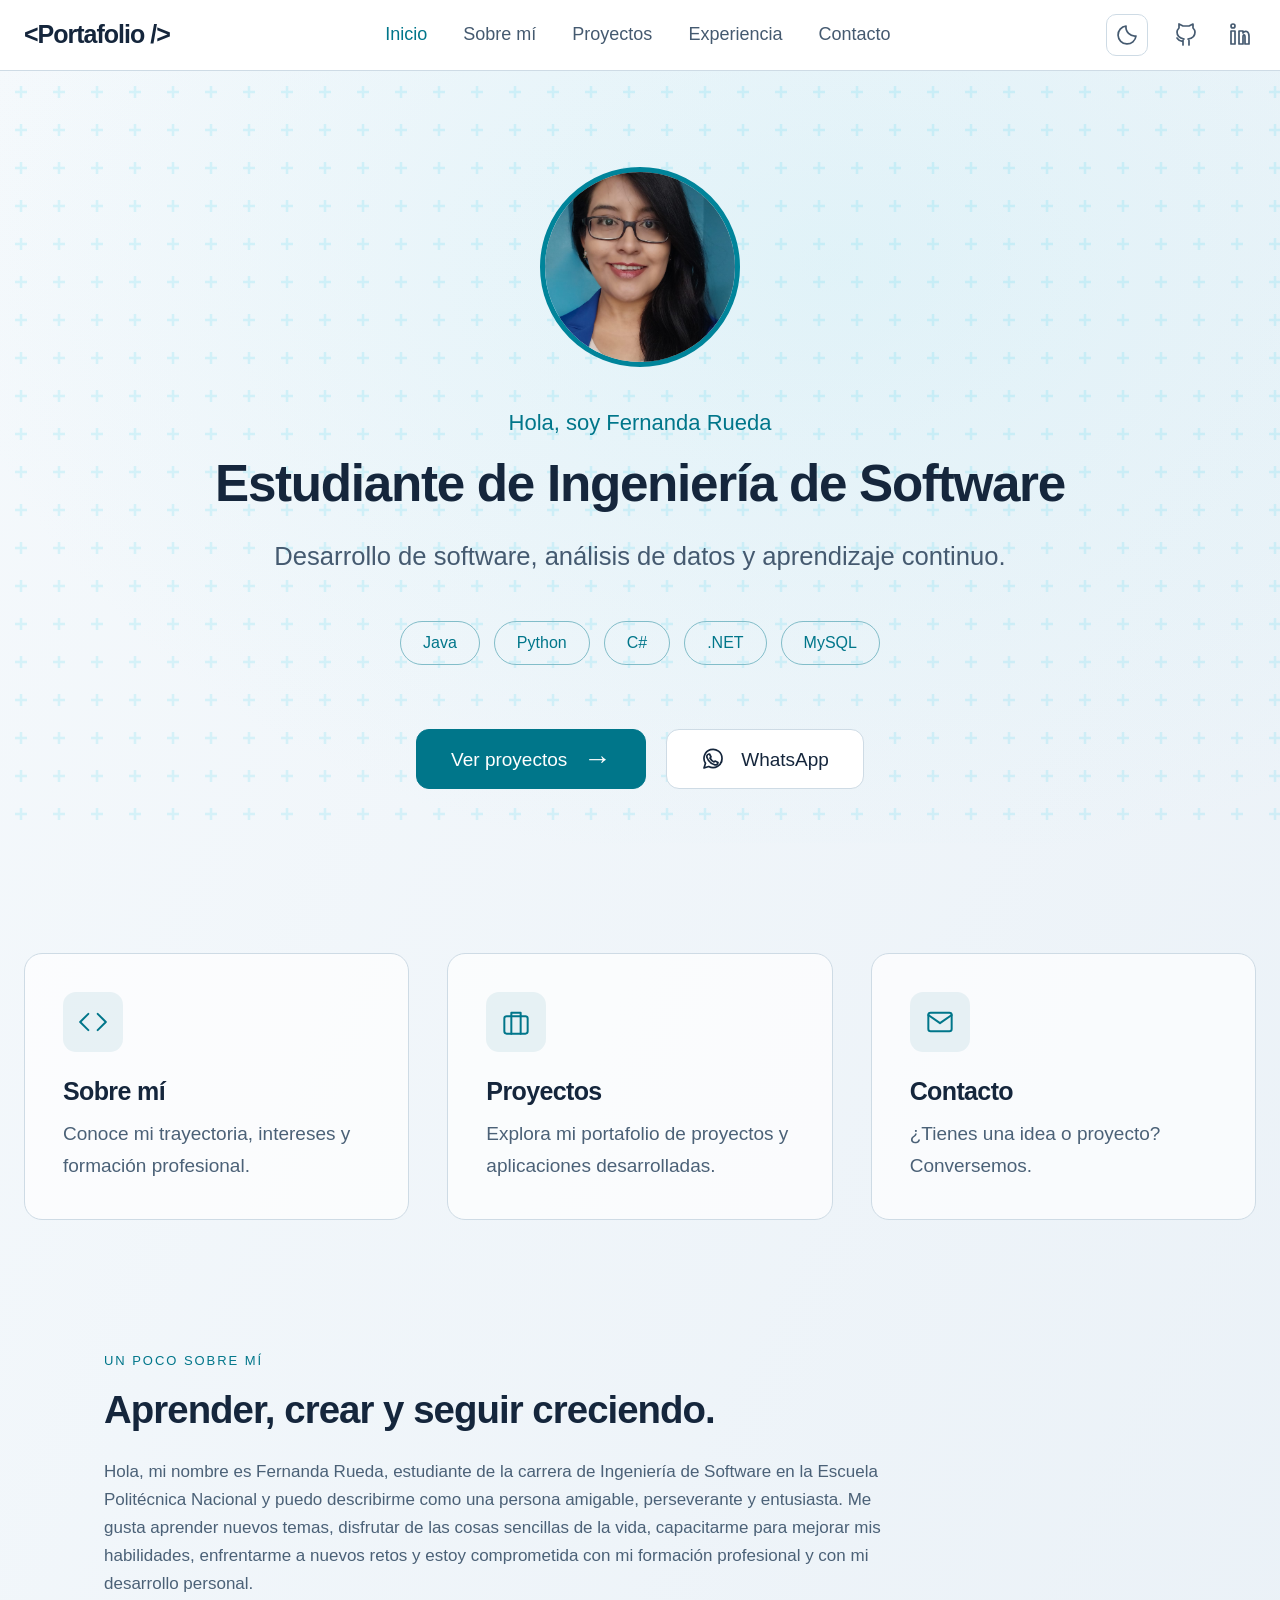
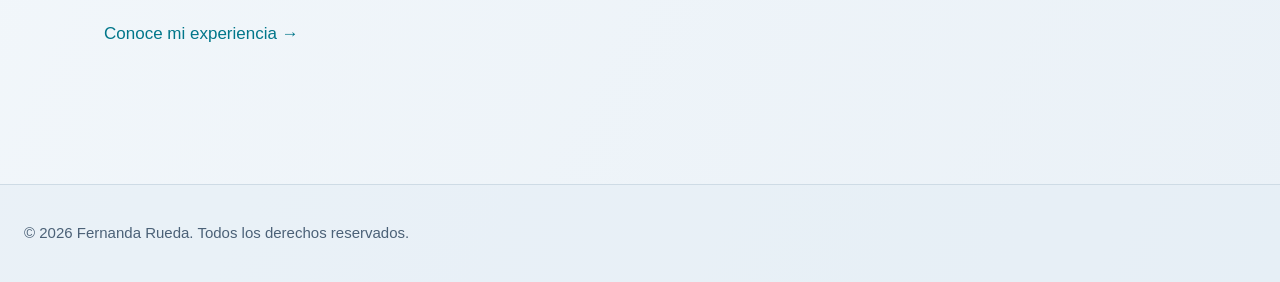
<file: index.html>
<!DOCTYPE html>
<html lang="es">
<head>
    <meta charset="UTF-8">
    <meta name="viewport" content="width=device-width, initial-scale=1.0">
    <title>Fernanda Rueda</title>
    <script src="tema.js"></script>
    <link rel="stylesheet" href="estilos.css">
</head>
<body>
    <header><div class="header-inner"><a class="marca" href="index.html">&lt;Portafolio /&gt;</a><nav aria-label="Navegación principal"><a href="index.html" aria-current="page">Inicio</a><a href="index.html#sobre-mi">Sobre mí</a><a href="3_portafolio.html">Proyectos</a><a href="2_experienciaLaboral.html">Experiencia</a><a href="4_contactame.html">Contacto</a></nav><div class="header-social"><button class="tema-toggle" type="button" aria-label="Cambiar tema" aria-pressed="false" hidden><svg class="icono-sol" viewBox="0 0 24 24" fill="none" stroke="currentColor" stroke-width="1.7" stroke-linecap="round" aria-hidden="true"><circle cx="12" cy="12" r="4"/><path d="M12 2v2m0 16v2M2 12h2m16 0h2M5 5l1.5 1.5m11 11L19 19M5 19l1.5-1.5m11-11L19 5"/></svg><svg class="icono-luna" viewBox="0 0 24 24" fill="none" stroke="currentColor" stroke-width="1.7" stroke-linejoin="round" aria-hidden="true"><path d="M21 13A9 9 0 0 1 11 3a9 9 0 1 0 10 10Z"/></svg></button><a href="https://github.com/fernygeek" target="_blank" rel="noopener noreferrer" aria-label="GitHub de Fernanda"><svg viewBox="0 0 24 24" fill="none" stroke="currentColor" stroke-width="1.7" stroke-linecap="round" stroke-linejoin="round" aria-hidden="true"><path d="M9 22v-4c-4 1-5-2-6-3m12 7v-4c0-1-.3-2-1-2 5-.5 7-3 7-7 0-2-1-3-2-4V1l-4 2H9L5 1v4C4 6 3 7 3 9c0 4 2 6 7 7-1 0-1 1-1 2"/></svg></a><a href="https://www.linkedin.com/in/ruth-fernanda-rueda" target="_blank" rel="noopener noreferrer" aria-label="LinkedIn de Fernanda"><svg viewBox="0 0 24 24" fill="none" stroke="currentColor" stroke-width="1.7" stroke-linecap="round" stroke-linejoin="round" aria-hidden="true"><rect x="3" y="8" width="4" height="13"/><circle cx="5" cy="3" r="2"/><path d="M11 21V8h4v2c2-3 6-2 6 3v8h-4v-7c0-3-2-3-2 0v7z"/></svg></a></div></div></header>

    <main><section class="hero" aria-labelledby="presentacion"><div class="hero-inner"><img class="retrato" src="img/fotoPerfil.jpg" alt="Fernanda Rueda" width="200" height="200"><p class="saludo">Hola, soy Fernanda Rueda</p><h1 id="presentacion">Estudiante de Ingeniería de Software</h1><p class="hero-descripcion">Desarrollo de software, análisis de datos y aprendizaje continuo.</p><ul class="tecnologias" aria-label="Tecnologías de mis proyectos"><li>Java</li><li>Python</li><li>C#</li><li>.NET</li><li>MySQL</li></ul><div class="hero-acciones"><a class="boton primario" href="3_portafolio.html">Ver proyectos <span aria-hidden="true">→</span></a><a class="boton secundario" href="https://wa.me/593999999999" target="_blank" rel="noopener noreferrer"><svg viewBox="0 0 24 24" fill="none" stroke="currentColor" stroke-width="1.7" stroke-linecap="round" stroke-linejoin="round" aria-hidden="true"><path d="M21 11.5a9 9 0 0 1-13.3 8L3 21l1.5-4.7A9 9 0 1 1 21 11.5Z"/><path d="m8.5 7 1.5 3-1 1c1 2 2 3 4 4l1-1 3 1.5c0 2-2 3-4 2-3-1-6-4-7-7-.5-1.5 0-3 2-3.5Z"/></svg>WhatsApp</a></div></div></section><section class="tarjetas" aria-label="Explora mi portafolio"><a class="tarjeta" href="#sobre-mi"><span class="tarjeta-icono"><svg viewBox="0 0 24 24" fill="none" stroke="currentColor" stroke-width="1.7" stroke-linecap="round" stroke-linejoin="round" aria-hidden="true"><path d="m8 5-7 7 7 7m8-14 7 7-7 7"/></svg></span><h2>Sobre mí</h2><p>Conoce mi trayectoria, intereses y formación profesional.</p></a>
<a class="tarjeta" href="3_portafolio.html"><span class="tarjeta-icono"><svg viewBox="0 0 24 24" fill="none" stroke="currentColor" stroke-width="1.7" stroke-linecap="round" stroke-linejoin="round" aria-hidden="true"><rect x="2" y="7" width="20" height="15" rx="2"/><path d="M8 22V4h8v18"/></svg></span><h2>Proyectos</h2><p>Explora mi portafolio de proyectos y aplicaciones desarrolladas.</p></a>
<a class="tarjeta" href="4_contactame.html"><span class="tarjeta-icono"><svg viewBox="0 0 24 24" fill="none" stroke="currentColor" stroke-width="1.7" stroke-linecap="round" stroke-linejoin="round" aria-hidden="true"><rect x="2" y="4" width="20" height="16" rx="2"/><path d="m2 6 10 7L22 6"/></svg></span><h2>Contacto</h2><p>¿Tienes una idea o proyecto? Conversemos.</p></a></section><section id="sobre-mi" class="sobre-mi"><p class="etiqueta">UN POCO SOBRE MÍ</p><h2>Aprender, crear y seguir creciendo.</h2><p>Hola, mi nombre es Fernanda Rueda, estudiante de la carrera de Ingeniería de Software en
                    la Escuela Politécnica Nacional y puedo describirme como una persona amigable,
                    perseverante y entusiasta. Me gusta aprender nuevos temas, disfrutar de las cosas
                    sencillas de la vida, capacitarme para mejorar mis habilidades, enfrentarme a nuevos
                    retos y estoy comprometida con mi formación profesional y con mi desarrollo personal.</p><a class="enlace-texto" href="2_experienciaLaboral.html">Conoce mi experiencia <span aria-hidden="true">→</span></a></section></main>
<footer><div>© 2026 Fernanda Rueda. Todos los derechos reservados.</div></footer>
</body>
</html>
</file>
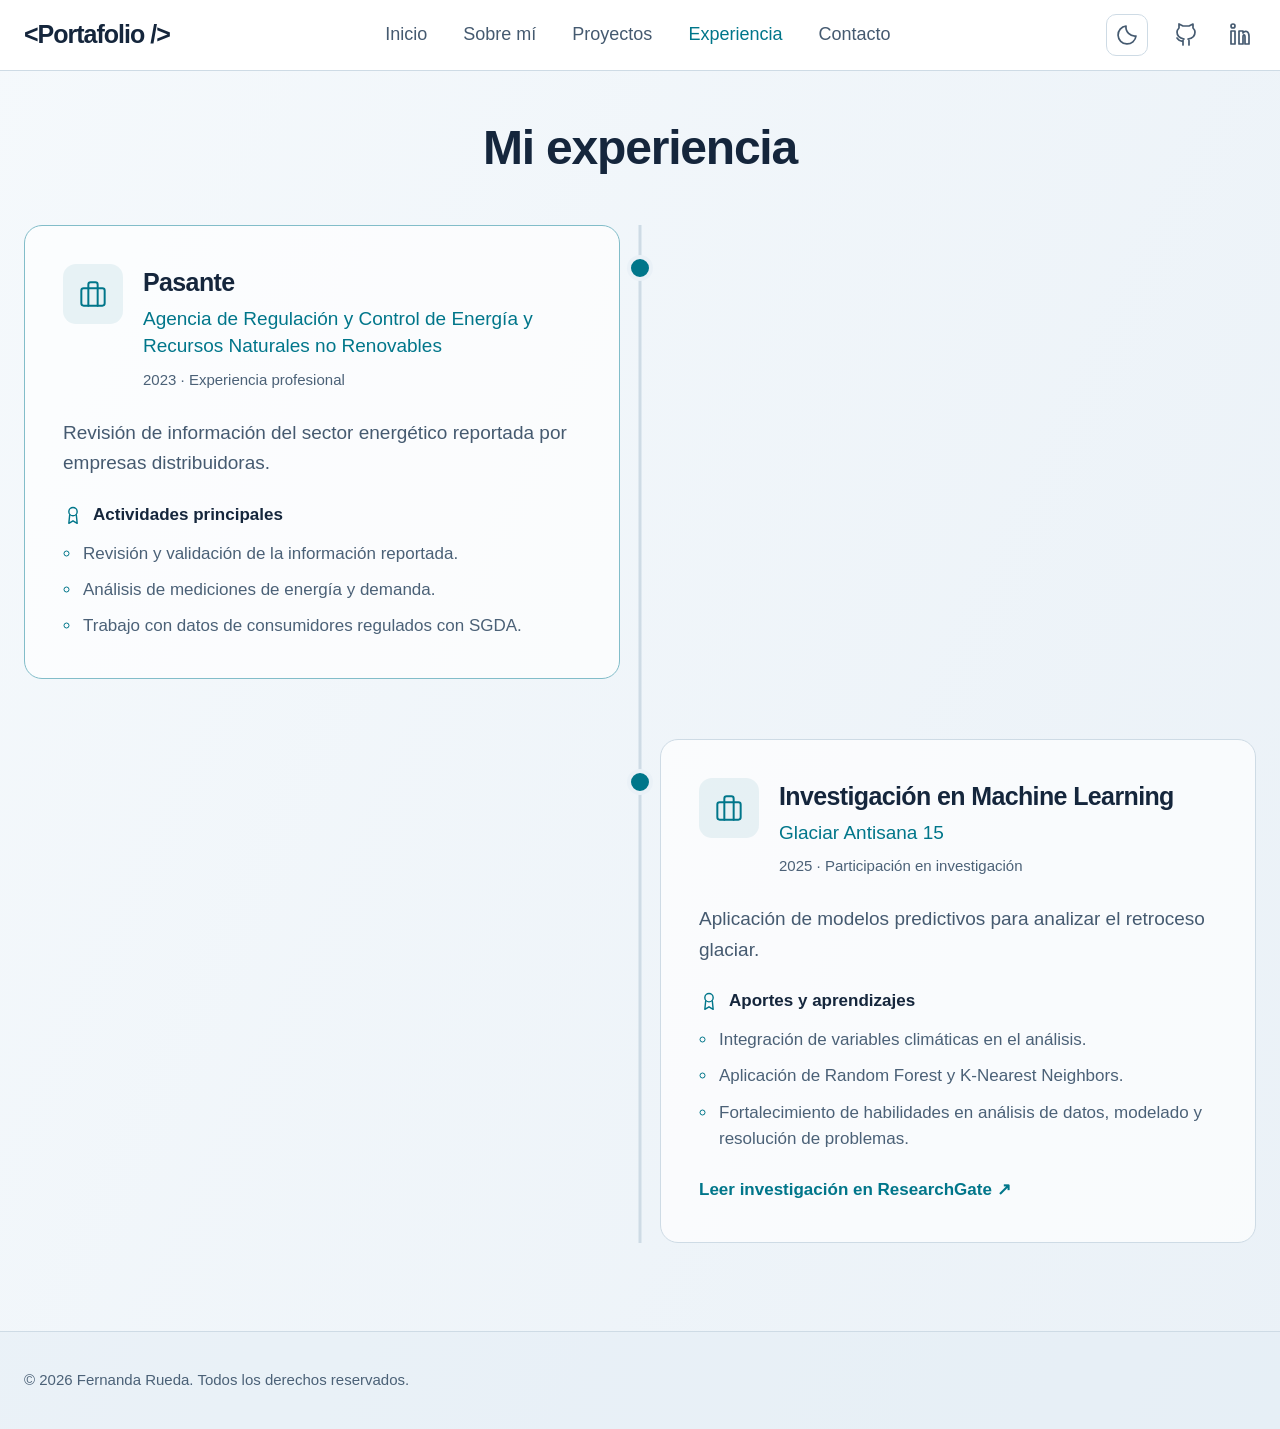
<file: 2_experienciaLaboral.html>
<!DOCTYPE html>
<html lang="es">
<head>
    <meta charset="UTF-8">
    <meta name="viewport" content="width=device-width, initial-scale=1.0">
    <title>Experiencia Laboral</title>
    <script src="tema.js"></script>
    <link rel="stylesheet" href="estilos.css">
</head>
<body>
    <header><div class="header-inner"><a class="marca" href="index.html">&lt;Portafolio /&gt;</a><nav aria-label="Navegación principal"><a href="index.html">Inicio</a><a href="index.html#sobre-mi">Sobre mí</a><a href="3_portafolio.html">Proyectos</a><a href="2_experienciaLaboral.html" aria-current="page">Experiencia</a><a href="4_contactame.html">Contacto</a></nav><div class="header-social"><button class="tema-toggle" type="button" aria-label="Cambiar tema" aria-pressed="false" hidden><svg class="icono-sol" viewBox="0 0 24 24" fill="none" stroke="currentColor" stroke-width="1.7" stroke-linecap="round" aria-hidden="true"><circle cx="12" cy="12" r="4"/><path d="M12 2v2m0 16v2M2 12h2m16 0h2M5 5l1.5 1.5m11 11L19 19M5 19l1.5-1.5m11-11L19 5"/></svg><svg class="icono-luna" viewBox="0 0 24 24" fill="none" stroke="currentColor" stroke-width="1.7" stroke-linejoin="round" aria-hidden="true"><path d="M21 13A9 9 0 0 1 11 3a9 9 0 1 0 10 10Z"/></svg></button><a href="https://github.com/fernygeek" target="_blank" rel="noopener noreferrer" aria-label="GitHub de Fernanda"><svg viewBox="0 0 24 24" fill="none" stroke="currentColor" stroke-width="1.7" stroke-linecap="round" stroke-linejoin="round" aria-hidden="true"><path d="M9 22v-4c-4 1-5-2-6-3m12 7v-4c0-1-.3-2-1-2 5-.5 7-3 7-7 0-2-1-3-2-4V1l-4 2H9L5 1v4C4 6 3 7 3 9c0 4 2 6 7 7-1 0-1 1-1 2"/></svg></a><a href="https://www.linkedin.com/in/ruth-fernanda-rueda" target="_blank" rel="noopener noreferrer" aria-label="LinkedIn de Fernanda"><svg viewBox="0 0 24 24" fill="none" stroke="currentColor" stroke-width="1.7" stroke-linecap="round" stroke-linejoin="round" aria-hidden="true"><rect x="3" y="8" width="4" height="13"/><circle cx="5" cy="3" r="2"/><path d="M11 21V8h4v2c2-3 6-2 6 3v8h-4v-7c0-3-2-3-2 0v7z"/></svg></a></div></div></header>

    <main class="pagina-experiencia" aria-labelledby="experiencia-titulo">
        <h1 id="experiencia-titulo" class="experiencia-titulo">Mi experiencia</h1>
        <ol class="experiencia-linea" aria-label="Experiencia profesional y de investigación">
            <li class="experiencia-item">
                <article class="experiencia-card experiencia-destacada" aria-labelledby="pasantia-titulo">
                    <div class="experiencia-encabezado">
                        <span class="experiencia-icono"><svg viewBox="0 0 24 24" fill="none" stroke="currentColor" stroke-width="1.7" stroke-linecap="round" stroke-linejoin="round" aria-hidden="true"><rect x="2" y="7" width="20" height="15" rx="2"/><path d="M8 22V4a2 2 0 0 1 2-2h4a2 2 0 0 1 2 2v18"/></svg></span>
                        <div>
                            <h2 id="pasantia-titulo">Pasante</h2>
                            <p class="experiencia-entidad">Agencia de Regulación y Control de Energía y Recursos Naturales no Renovables</p>
                            <span class="experiencia-tipo"><time datetime="2023">2023</time> &middot; Experiencia profesional</span>
                        </div>
                    </div>
                    <p class="experiencia-resumen">Revisión de información del sector energético reportada por empresas distribuidoras.</p>
                    <h3 class="experiencia-subtitulo"><svg viewBox="0 0 24 24" fill="none" stroke="currentColor" stroke-width="1.7" stroke-linecap="round" stroke-linejoin="round" aria-hidden="true"><circle cx="12" cy="8" r="5"/><path d="m8 12-1 10 5-3 5 3-1-10"/></svg>Actividades principales</h3>
                    <ul class="experiencia-puntos">
                        <li>Revisión y validación de la información reportada.</li>
                        <li>Análisis de mediciones de energía y demanda.</li>
                        <li>Trabajo con datos de consumidores regulados con SGDA.</li>
                    </ul>
                </article>
            </li>
            <li class="experiencia-item">
                <article class="experiencia-card" aria-labelledby="investigacion-titulo">
                    <div class="experiencia-encabezado">
                        <span class="experiencia-icono"><svg viewBox="0 0 24 24" fill="none" stroke="currentColor" stroke-width="1.7" stroke-linecap="round" stroke-linejoin="round" aria-hidden="true"><rect x="2" y="7" width="20" height="15" rx="2"/><path d="M8 22V4a2 2 0 0 1 2-2h4a2 2 0 0 1 2 2v18"/></svg></span>
                        <div>
                            <h2 id="investigacion-titulo">Investigación en Machine Learning</h2>
                            <p class="experiencia-entidad">Glaciar Antisana 15</p>
                            <span class="experiencia-tipo"><time datetime="2025">2025</time> &middot; Participación en investigación</span>
                        </div>
                    </div>
                    <p class="experiencia-resumen">Aplicación de modelos predictivos para analizar el retroceso glaciar.</p>
                    <h3 class="experiencia-subtitulo"><svg viewBox="0 0 24 24" fill="none" stroke="currentColor" stroke-width="1.7" stroke-linecap="round" stroke-linejoin="round" aria-hidden="true"><circle cx="12" cy="8" r="5"/><path d="m8 12-1 10 5-3 5 3-1-10"/></svg>Aportes y aprendizajes</h3>
                    <ul class="experiencia-puntos">
                        <li>Integración de variables climáticas en el análisis.</li>
                        <li>Aplicación de Random Forest y K-Nearest Neighbors.</li>
                        <li>Fortalecimiento de habilidades en análisis de datos, modelado y resolución de problemas.</li>
                    </ul>
                    <a class="experiencia-publicacion" href="https://doi.org/10.13140/RG.2.2.10598.74561" target="_blank" rel="noopener noreferrer">Leer investigación en ResearchGate <span aria-hidden="true">↗</span></a>
                </article>
            </li>
        </ol>
    </main>
<footer><div>© 2026 Fernanda Rueda. Todos los derechos reservados.</div></footer>
</body>
</html>
</file>
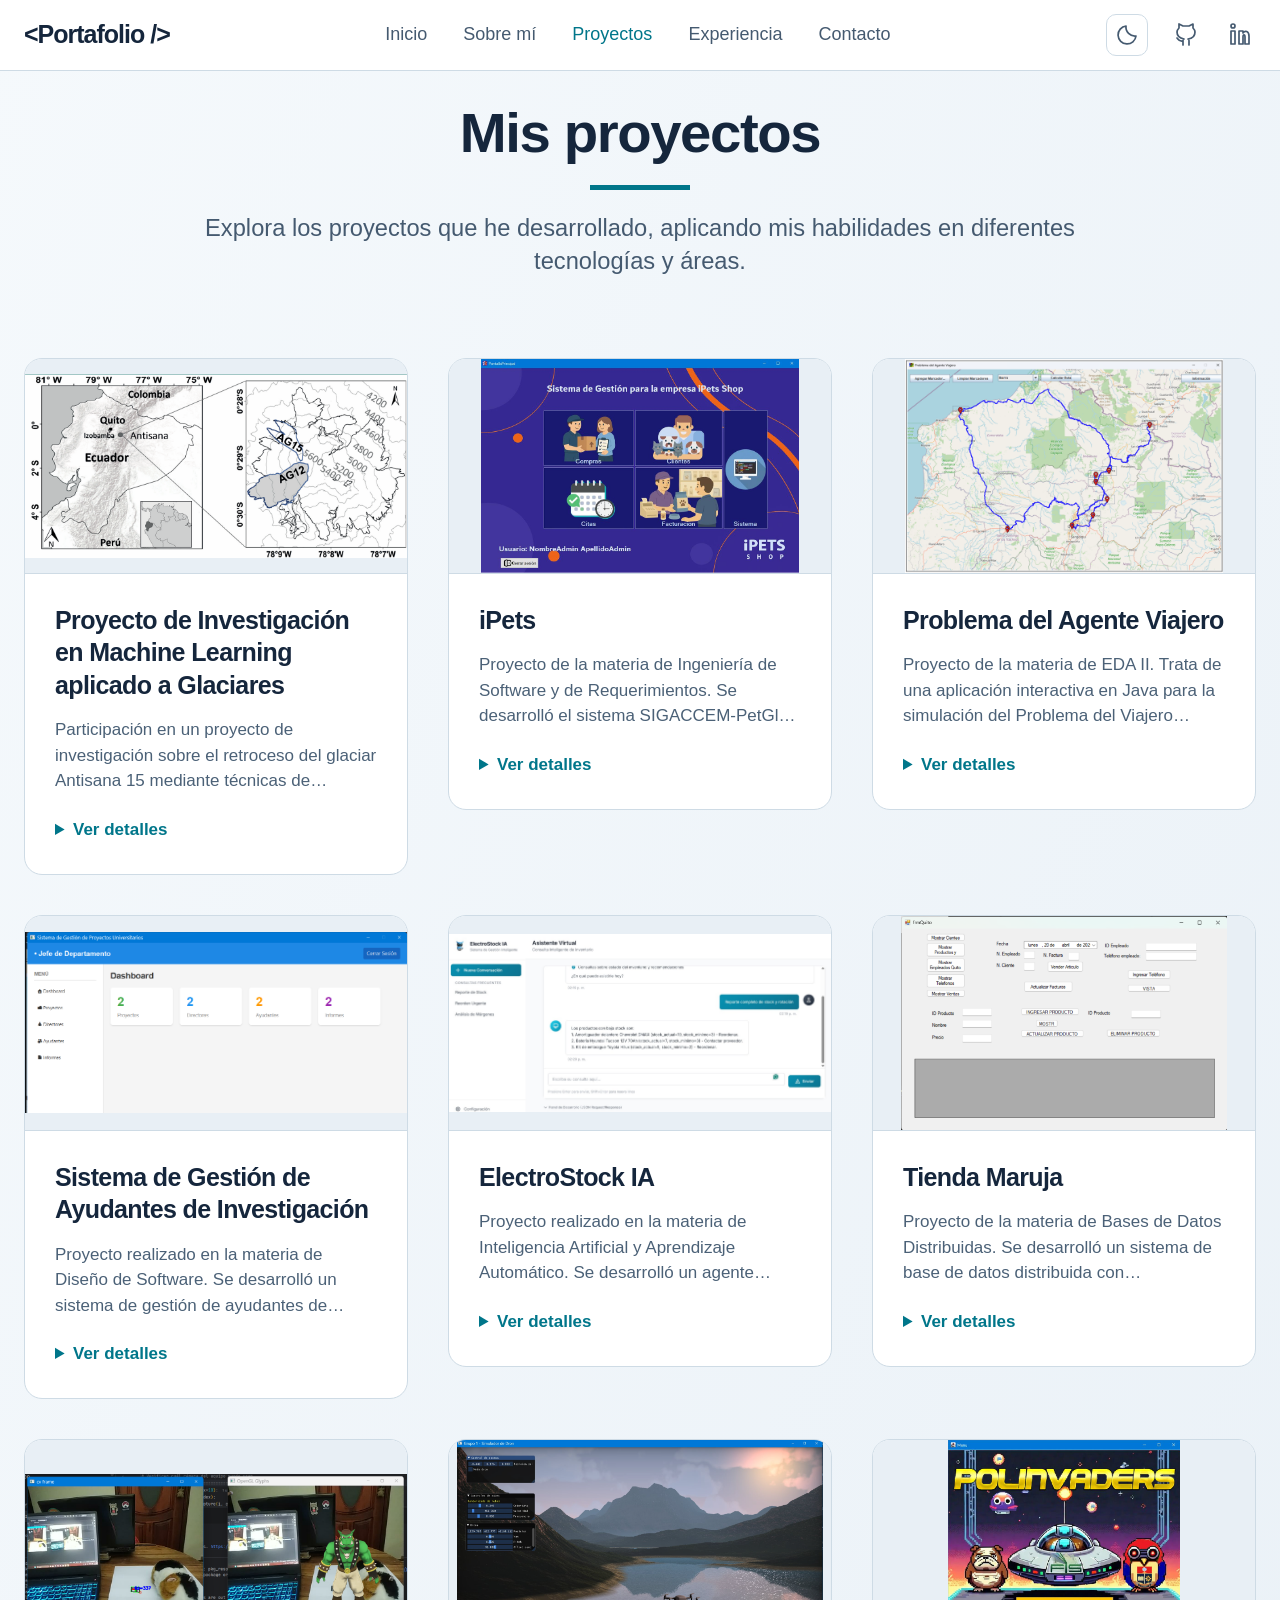
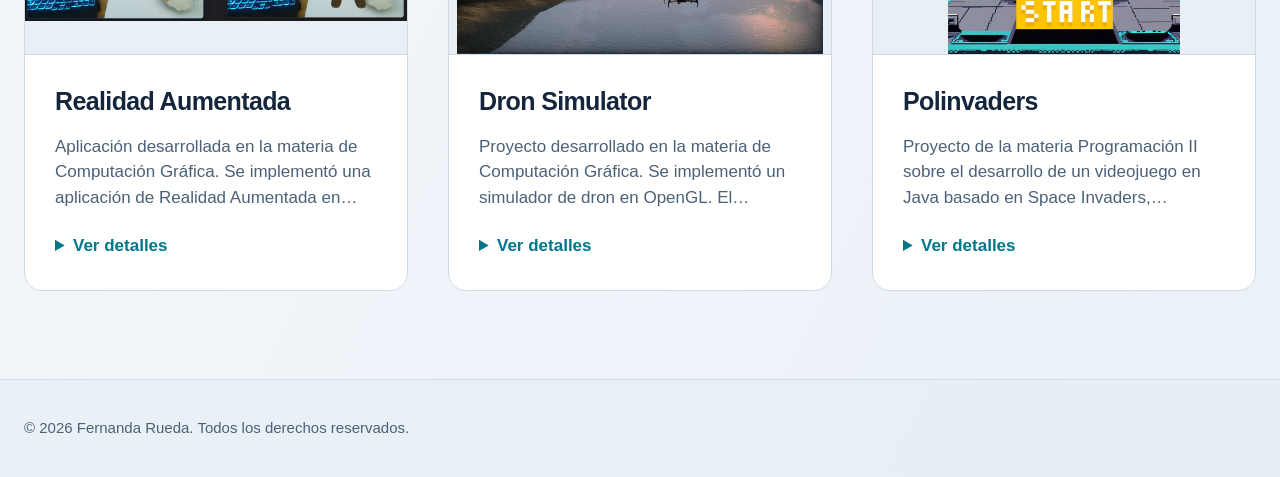
<file: 3_portafolio.html>
<!DOCTYPE html>
<html lang="es">
<head>
    <meta charset="UTF-8">
    <meta name="viewport" content="width=device-width, initial-scale=1.0">
    <title>Mis proyectos | Fernanda Rueda</title>
    <script src="tema.js"></script>
    <link rel="stylesheet" href="estilos.css">
</head>
<body>
    <header><div class="header-inner"><a class="marca" href="index.html">&lt;Portafolio /&gt;</a><nav aria-label="Navegación principal"><a href="index.html">Inicio</a><a href="index.html#sobre-mi">Sobre mí</a><a href="3_portafolio.html" aria-current="page">Proyectos</a><a href="2_experienciaLaboral.html">Experiencia</a><a href="4_contactame.html">Contacto</a></nav><div class="header-social"><button class="tema-toggle" type="button" aria-label="Cambiar tema" aria-pressed="false" hidden><svg class="icono-sol" viewBox="0 0 24 24" fill="none" stroke="currentColor" stroke-width="1.7" stroke-linecap="round" aria-hidden="true"><circle cx="12" cy="12" r="4"/><path d="M12 2v2m0 16v2M2 12h2m16 0h2M5 5l1.5 1.5m11 11L19 19M5 19l1.5-1.5m11-11L19 5"/></svg><svg class="icono-luna" viewBox="0 0 24 24" fill="none" stroke="currentColor" stroke-width="1.7" stroke-linejoin="round" aria-hidden="true"><path d="M21 13A9 9 0 0 1 11 3a9 9 0 1 0 10 10Z"/></svg></button><a href="https://github.com/fernygeek" target="_blank" rel="noopener noreferrer" aria-label="GitHub de Fernanda"><svg viewBox="0 0 24 24" fill="none" stroke="currentColor" stroke-width="1.7" stroke-linecap="round" stroke-linejoin="round" aria-hidden="true"><path d="M9 22v-4c-4 1-5-2-6-3m12 7v-4c0-1-.3-2-1-2 5-.5 7-3 7-7 0-2-1-3-2-4V1l-4 2H9L5 1v4C4 6 3 7 3 9c0 4 2 6 7 7-1 0-1 1-1 2"/></svg></a><a href="https://www.linkedin.com/in/ruth-fernanda-rueda" target="_blank" rel="noopener noreferrer" aria-label="LinkedIn de Fernanda"><svg viewBox="0 0 24 24" fill="none" stroke="currentColor" stroke-width="1.7" stroke-linecap="round" stroke-linejoin="round" aria-hidden="true"><rect x="3" y="8" width="4" height="13"/><circle cx="5" cy="3" r="2"/><path d="M11 21V8h4v2c2-3 6-2 6 3v8h-4v-7c0-3-2-3-2 0v7z"/></svg></a></div></div></header>

    <main class="pagina-proyectos">
        <section class="proyectos-intro" aria-labelledby="proyectos-titulo">
            <h1 id="proyectos-titulo">Mis proyectos</h1>
            <p>Explora los proyectos que he desarrollado, aplicando mis habilidades en diferentes tecnologías y áreas.</p>
        </section>
        <div class="proyectos-grid">
            <article class="proyecto-card" id="glaciares" aria-labelledby="titulo-glaciares">
                <img class="proyecto-portada" loading="lazy" src="img/antisana1.png" alt="Imagen Proyecto Investigación Mapa">
                <div class="proyecto-cuerpo">
                    <h2 id="titulo-glaciares">Proyecto de Investigación en Machine Learning aplicado a Glaciares</h2>
                    <p class="proyecto-resumen">Participación en un proyecto de investigación sobre el retroceso del glaciar Antisana 15 mediante técnicas de Machine Learning en Python, aplicando modelos como KNN y Random Forest con datos climáticos e índices oceánicos. El estudio permitió analizar patrones de cambio glaciar y fortalecer habilidades en análisis de datos y modelado predictivo.</p>
                    <details class="proyecto-detalles">
                        <summary><span class="detalle-abrir">Ver detalles</span><span class="detalle-cerrar">Ver menos</span></summary>
                        <p>Participación en un proyecto de investigación sobre el retroceso del glaciar Antisana 15 mediante técnicas de Machine Learning en Python, aplicando modelos como KNN y Random Forest con datos climáticos e índices oceánicos. El estudio permitió analizar patrones de cambio glaciar y fortalecer habilidades en análisis de datos y modelado predictivo.</p>
                        <img loading="lazy" src="img/antisana2.png" width="450" alt="Imagen Proyecto Investigación Hetmap">
                    </details>
                </div>
            </article>
            <article class="proyecto-card" id="ipets" aria-labelledby="titulo-ipets">
                <img class="proyecto-portada" loading="lazy" src="img/ipets.png" alt="Imagen Proyecto iPets">
                <div class="proyecto-cuerpo">
                    <h2 id="titulo-ipets">iPets</h2>
                    <p class="proyecto-resumen">Proyecto de la materia de Ingeniería de Software y de Requerimientos. Se desarrolló el sistema SIGACCEM-PetGlow utilizando C# sobre la plataforma .NET, enfocado en la gestión y agendamiento de citas para servicios estéticos de mascotas. El sistema automatiza procesos en la tienda de mascotas iPets Shop como el registro de clientes y mascotas, la programación de citas y el control de inventario mediante una arquitectura modular, mejorando la eficiencia operativa y reduciendo errores asociados a la gestión manual. Además, integra una interfaz intuitiva que facilita la organización de la información y optimiza la atención al cliente.</p>
                    <details class="proyecto-detalles">
                        <summary><span class="detalle-abrir">Ver detalles</span><span class="detalle-cerrar">Ver menos</span></summary>
                        <p>Proyecto de la materia de Ingeniería de Software y de Requerimientos. Se desarrolló el sistema SIGACCEM-PetGlow utilizando C# sobre la plataforma .NET, enfocado en la gestión y agendamiento de citas para servicios estéticos de mascotas. El sistema automatiza procesos en la tienda de mascotas iPets Shop como el registro de clientes y mascotas, la programación de citas y el control de inventario mediante una arquitectura modular, mejorando la eficiencia operativa y reduciendo errores asociados a la gestión manual. Además, integra una interfaz intuitiva que facilita la organización de la información y optimiza la atención al cliente.</p>

                    </details>
                </div>
            </article>
            <article class="proyecto-card" id="agente-viajero" aria-labelledby="titulo-agente-viajero">
                <img class="proyecto-portada" loading="lazy" src="img/agenteViajero.png" alt="Imagen Proyecto Agente Viajero">
                <div class="proyecto-cuerpo">
                    <h2 id="titulo-agente-viajero">Problema del Agente Viajero</h2>
                    <p class="proyecto-resumen">Proyecto de la materia de EDA II. Trata de una aplicación interactiva en Java para la simulación del Problema del Viajero (TSP), implementando algoritmos de grafos y técnicas de optimización como backtracking y ramificación y poda. El sistema permite al usuario ingresar ciudades sobre un mapa, calcular la ruta óptima y visualizar el recorrido en una interfaz gráfica construida con librerías como Swing y herramientas de mapas basadas en OpenStreetMap.</p>
                    <details class="proyecto-detalles">
                        <summary><span class="detalle-abrir">Ver detalles</span><span class="detalle-cerrar">Ver menos</span></summary>
                        <p>Proyecto de la materia de EDA II. Trata de una aplicación interactiva en Java para la simulación del Problema del Viajero (TSP), implementando algoritmos de grafos y técnicas de optimización como backtracking y ramificación y poda. El sistema permite al usuario ingresar ciudades sobre un mapa, calcular la ruta óptima y visualizar el recorrido en una interfaz gráfica construida con librerías como Swing y herramientas de mapas basadas en OpenStreetMap.</p>

                    </details>
                </div>
            </article>
            <article class="proyecto-card" id="ayudantes" aria-labelledby="titulo-ayudantes">
                <img class="proyecto-portada" loading="lazy" src="img/sistemaAyudantes.png" alt="Imagen sistema ayudantes de investigación">
                <div class="proyecto-cuerpo">
                    <h2 id="titulo-ayudantes">Sistema de Gestión de Ayudantes de Investigación</h2>
                    <p class="proyecto-resumen">Proyecto realizado en la materia de Diseño de Software. Se desarrolló un sistema de gestión de ayudantes de investigación utilizando Java, enfocado en el control y seguimiento de la participación de estudiantes en proyectos académicos. El sistema implementa el patrón de arquitectura MVC (Modelo-Vista-Controlador), integrando una interfaz gráfica desarrollada con JavaFX y una capa de persistencia basada en JPA/Hibernate conectada a MySQL.</p>
                    <details class="proyecto-detalles">
                        <summary><span class="detalle-abrir">Ver detalles</span><span class="detalle-cerrar">Ver menos</span></summary>
                        <p>Proyecto realizado en la materia de Diseño de Software. Se desarrolló un sistema de gestión de ayudantes de investigación utilizando Java, enfocado en el control y seguimiento de la participación de estudiantes en proyectos académicos. El sistema implementa el patrón de arquitectura MVC (Modelo-Vista-Controlador), integrando una interfaz gráfica desarrollada con JavaFX y una capa de persistencia basada en JPA/Hibernate conectada a MySQL.</p>

                    </details>
                </div>
            </article>
            <article class="proyecto-card" id="electrostock" aria-labelledby="titulo-electrostock">
                <img class="proyecto-portada" loading="lazy" src="img/agenteIA.png" alt="Imagen proyecto Agente IA">
                <div class="proyecto-cuerpo">
                    <h2 id="titulo-electrostock">ElectroStock IA</h2>
                    <p class="proyecto-resumen">Proyecto realizado en la materia de Inteligencia Artificial y Aprendizaje Automático. Se desarrolló un agente inteligente para la gestión de inventarios en PYMES ecuatorianas, implementado en Python. El sistema utiliza un modelo de lenguaje (LLM) ejecutado localmente con Ollama, integrando una arquitectura por capas que incluye una API REST desarrollada con FastAPI, un agente de razonamiento (ToolCallingAgent) y una base de datos en SQL Server.</p>
                    <details class="proyecto-detalles">
                        <summary><span class="detalle-abrir">Ver detalles</span><span class="detalle-cerrar">Ver menos</span></summary>
                        <p>Proyecto realizado en la materia de Inteligencia Artificial y Aprendizaje Automático. Se desarrolló un agente inteligente para la gestión de inventarios en PYMES ecuatorianas, implementado en Python. El sistema utiliza un modelo de lenguaje (LLM) ejecutado localmente con Ollama, integrando una arquitectura por capas que incluye una API REST desarrollada con FastAPI, un agente de razonamiento (ToolCallingAgent) y una base de datos en SQL Server.</p>

                    </details>
                </div>
            </article>
            <article class="proyecto-card" id="tienda-maruja" aria-labelledby="titulo-tienda-maruja">
                <img class="proyecto-portada" loading="lazy" src="img/tiendaMaruja.png" alt="Imagen Proyecto Tienda Maruja">
                <div class="proyecto-cuerpo">
                    <h2 id="titulo-tienda-maruja">Tienda Maruja</h2>
                    <p class="proyecto-resumen">Proyecto de la materia de Bases de Datos Distribuidas. Se desarrolló un sistema de base de datos distribuida con fragmentación y replicación de datos, integrando una aplicación que permite realizar operaciones CRUD y gestionar ventas e inventario en múltiples sucursales en tiempo real. Para la interfaz se utilizó C# sobre la plataforma .NET</p>
                    <details class="proyecto-detalles">
                        <summary><span class="detalle-abrir">Ver detalles</span><span class="detalle-cerrar">Ver menos</span></summary>
                        <p>Proyecto de la materia de Bases de Datos Distribuidas. Se desarrolló un sistema de base de datos distribuida con fragmentación y replicación de datos, integrando una aplicación que permite realizar operaciones CRUD y gestionar ventas e inventario en múltiples sucursales en tiempo real. Para la interfaz se utilizó C# sobre la plataforma .NET</p>

                    </details>
                </div>
            </article>
            <article class="proyecto-card" id="realidad-aumentada" aria-labelledby="titulo-realidad-aumentada">
                <img class="proyecto-portada" loading="lazy" src="img/realidadAumentada.png" alt="Imagen App Realidad Aumentada">
                <div class="proyecto-cuerpo">
                    <h2 id="titulo-realidad-aumentada">Realidad Aumentada</h2>
                    <p class="proyecto-resumen">Aplicación desarrollada en la materia de Computación Gráfica. Se implementó una aplicación de Realidad Aumentada en Python con OpenCV y OpenGL para detectar marcadores ArUco calibrados y superponer un modelo 3D sobre ellos en tiempo real.</p>
                    <details class="proyecto-detalles">
                        <summary><span class="detalle-abrir">Ver detalles</span><span class="detalle-cerrar">Ver menos</span></summary>
                        <p>Aplicación desarrollada en la materia de Computación Gráfica. Se implementó una aplicación de Realidad Aumentada en Python con OpenCV y OpenGL para detectar marcadores ArUco calibrados y superponer un modelo 3D sobre ellos en tiempo real.</p>

                    </details>
                </div>
            </article>
            <article class="proyecto-card" id="dron" aria-labelledby="titulo-dron">
                <img class="proyecto-portada" loading="lazy" src="img/dronSimulator.png" alt="Imagen Simulador de dron">
                <div class="proyecto-cuerpo">
                    <h2 id="titulo-dron">Dron Simulator</h2>
                    <p class="proyecto-resumen">Proyecto desarrollado en la materia de Computación Gráfica. Se implementó un simulador de dron en OpenGL. El proyecto integró conceptos avanzados de gráficos computacionales como texturas, visualización 3D, materiales, iluminación (point lights y flash lights) y carga de modelos 3D importados.</p>
                    <details class="proyecto-detalles">
                        <summary><span class="detalle-abrir">Ver detalles</span><span class="detalle-cerrar">Ver menos</span></summary>
                        <p>Proyecto desarrollado en la materia de Computación Gráfica. Se implementó un simulador de dron en OpenGL. El proyecto integró conceptos avanzados de gráficos computacionales como texturas, visualización 3D, materiales, iluminación (point lights y flash lights) y carga de modelos 3D importados.</p>

                    </details>
                </div>
            </article>
            <article class="proyecto-card" id="polinvaders" aria-labelledby="titulo-polinvaders">
                <img class="proyecto-portada" loading="lazy" src="img/polinvaders.png" alt="Imagen Proyecto polinvaders">
                <div class="proyecto-cuerpo">
                    <h2 id="titulo-polinvaders">Polinvaders</h2>
                    <p class="proyecto-resumen">Proyecto de la materia Programación II sobre el desarrollo de un videojuego en Java basado en Space Invaders, implementado con arquitectura en capas y programación orientada a objetos, integrando lógica de juego, interfaz gráfica y manejo de eventos en tiempo real.</p>
                    <details class="proyecto-detalles">
                        <summary><span class="detalle-abrir">Ver detalles</span><span class="detalle-cerrar">Ver menos</span></summary>
                        <p>Proyecto de la materia Programación II sobre el desarrollo de un videojuego en Java basado en Space Invaders, implementado con arquitectura en capas y programación orientada a objetos, integrando lógica de juego, interfaz gráfica y manejo de eventos en tiempo real.</p>

                    </details>
                </div>
            </article>
        </div>
    </main>
<footer><div>© 2026 Fernanda Rueda. Todos los derechos reservados.</div></footer>
</body>
</html>
</file>
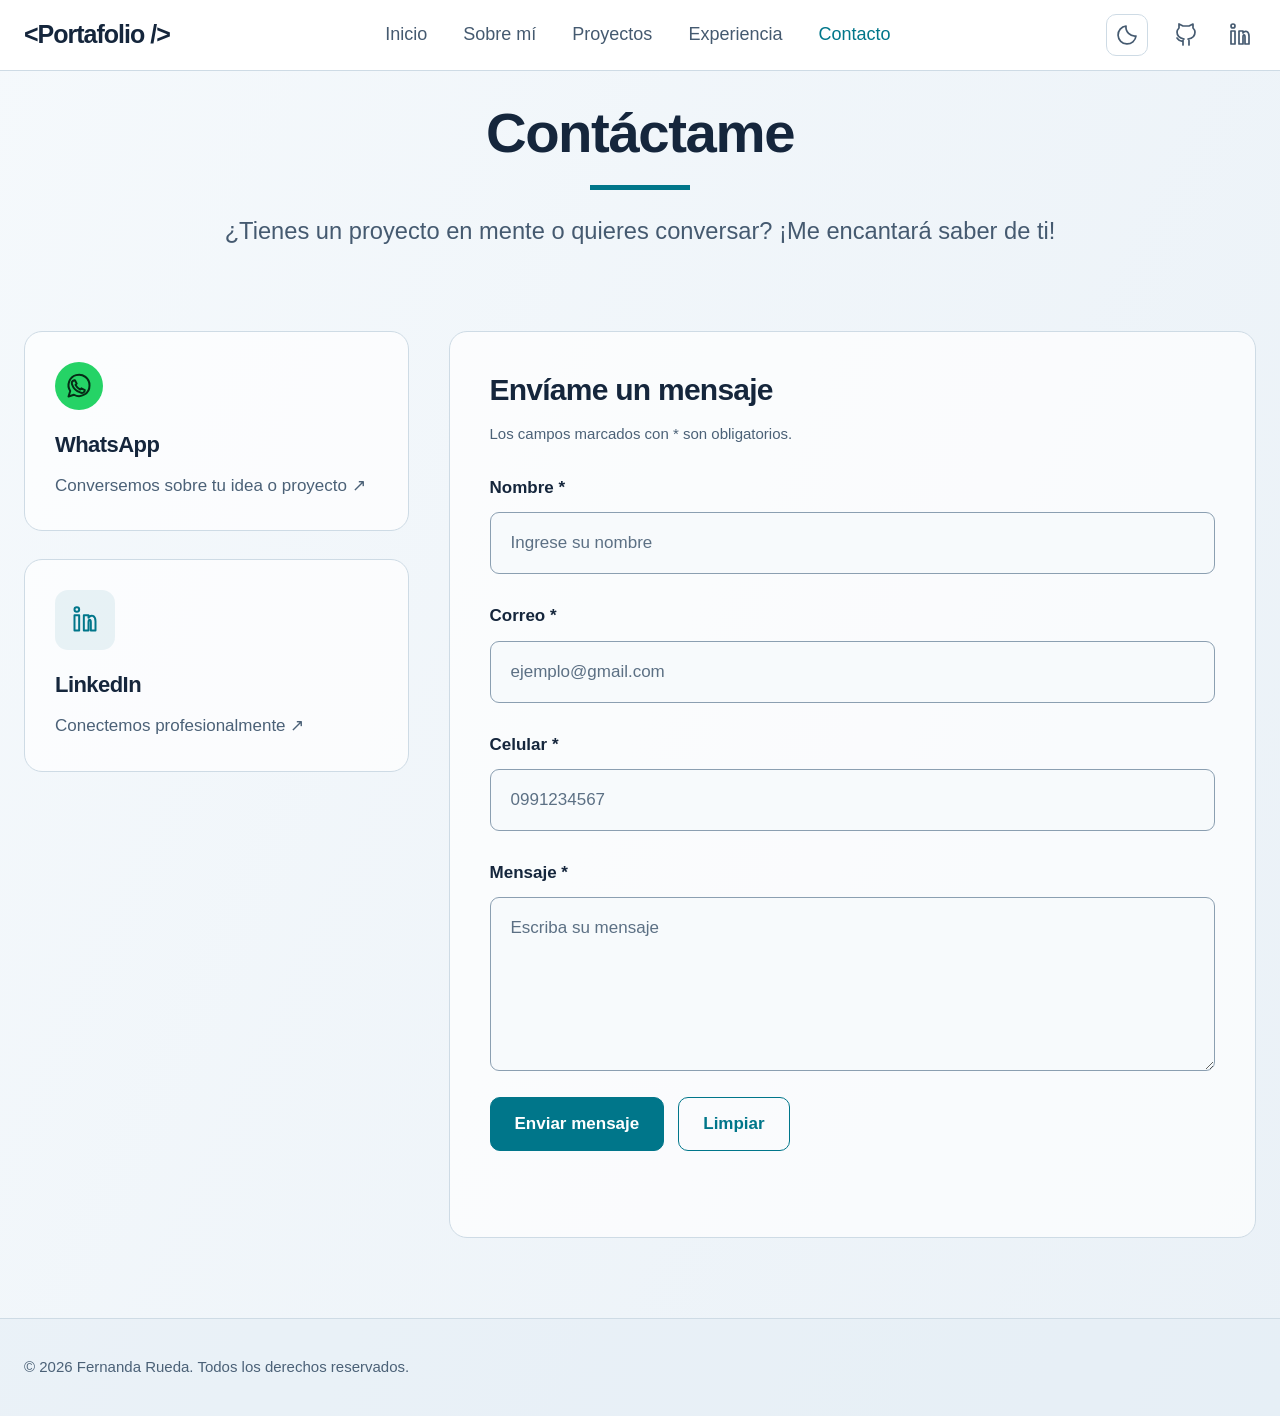
<file: 4_contactame.html>
<!DOCTYPE html>
<html lang="es">
<head>
    <meta charset="UTF-8">
    <meta name="viewport" content="width=device-width, initial-scale=1.0">
    <title>Contáctame</title>
    <script src="tema.js"></script>
    <link rel="stylesheet" href="estilos.css">
</head>
<body>
    <header><div class="header-inner"><a class="marca" href="index.html">&lt;Portafolio /&gt;</a><nav aria-label="Navegación principal"><a href="index.html">Inicio</a><a href="index.html#sobre-mi">Sobre mí</a><a href="3_portafolio.html">Proyectos</a><a href="2_experienciaLaboral.html">Experiencia</a><a href="4_contactame.html" aria-current="page">Contacto</a></nav><div class="header-social"><button class="tema-toggle" type="button" aria-label="Cambiar tema" aria-pressed="false" hidden><svg class="icono-sol" viewBox="0 0 24 24" fill="none" stroke="currentColor" stroke-width="1.7" stroke-linecap="round" aria-hidden="true"><circle cx="12" cy="12" r="4"/><path d="M12 2v2m0 16v2M2 12h2m16 0h2M5 5l1.5 1.5m11 11L19 19M5 19l1.5-1.5m11-11L19 5"/></svg><svg class="icono-luna" viewBox="0 0 24 24" fill="none" stroke="currentColor" stroke-width="1.7" stroke-linejoin="round" aria-hidden="true"><path d="M21 13A9 9 0 0 1 11 3a9 9 0 1 0 10 10Z"/></svg></button><a href="https://github.com/fernygeek" target="_blank" rel="noopener noreferrer" aria-label="GitHub de Fernanda"><svg viewBox="0 0 24 24" fill="none" stroke="currentColor" stroke-width="1.7" stroke-linecap="round" stroke-linejoin="round" aria-hidden="true"><path d="M9 22v-4c-4 1-5-2-6-3m12 7v-4c0-1-.3-2-1-2 5-.5 7-3 7-7 0-2-1-3-2-4V1l-4 2H9L5 1v4C4 6 3 7 3 9c0 4 2 6 7 7-1 0-1 1-1 2"/></svg></a><a href="https://www.linkedin.com/in/ruth-fernanda-rueda" target="_blank" rel="noopener noreferrer" aria-label="LinkedIn de Fernanda"><svg viewBox="0 0 24 24" fill="none" stroke="currentColor" stroke-width="1.7" stroke-linecap="round" stroke-linejoin="round" aria-hidden="true"><rect x="3" y="8" width="4" height="13"/><circle cx="5" cy="3" r="2"/><path d="M11 21V8h4v2c2-3 6-2 6 3v8h-4v-7c0-3-2-3-2 0v7z"/></svg></a></div></div></header>

    <main class="pagina-contacto">
        <section class="contacto-intro" aria-labelledby="contacto-titulo">
            <h1 id="contacto-titulo">Contáctame</h1>
            <p>¿Tienes un proyecto en mente o quieres conversar? ¡Me encantará saber de ti!</p>
        </section>
        <div class="contacto-layout">
            <aside class="contacto-opciones" aria-label="Otras formas de contacto">
                <a class="contacto-card contacto-whatsapp-card" title="Abrir WhatsApp" href="https://wa.me/593999999999" target="_blank" rel="noopener noreferrer" aria-label="Escribir a Fernanda por WhatsApp al +593 99 999 9999">
                <span class="whatsapp-icono"><svg viewBox="0 0 24 24" fill="none" stroke="currentColor" stroke-width="1.7" stroke-linecap="round" stroke-linejoin="round" aria-hidden="true"><path d="M21 11.5a9 9 0 0 1-13.3 8L3 21l1.5-4.7A9 9 0 1 1 21 11.5Z"/><path d="m8.5 7 1.5 3-1 1c1 2 2 3 4 4l1-1 3 1.5c0 2-2 3-4 2-3-1-6-4-7-7-.5-1.5 0-3 2-3.5Z"/></svg></span>
                <h2>WhatsApp</h2>
                    <p>Conversemos sobre tu idea o proyecto <span aria-hidden="true">↗</span></p>
                </a>
                <a class="contacto-card" href="https://www.linkedin.com/in/ruth-fernanda-rueda" target="_blank" rel="noopener noreferrer">
                    <span class="contacto-icono"><svg viewBox="0 0 24 24" fill="none" stroke="currentColor" stroke-width="1.7" stroke-linecap="round" stroke-linejoin="round" aria-hidden="true"><rect x="3" y="8" width="4" height="13"/><circle cx="5" cy="3" r="2"/><path d="M11 21V8h4v2c2-3 6-2 6 3v8h-4v-7c0-3-2-3-2 0v7z"/></svg></span>
                    <h2>LinkedIn</h2>
                    <p>Conectemos profesionalmente <span aria-hidden="true">↗</span></p>
                </a>
            </aside>
            <section class="contacto-form-panel" aria-labelledby="mensaje-titulo">
                <h2 id="mensaje-titulo">Envíame un mensaje</h2>
                <p class="form-ayuda">Los campos marcados con * son obligatorios.</p>
                <form id="formulario-contacto" novalidate>
                <label for="nombre">Nombre <span aria-hidden="true">*</span></label>
                <input type="text" id="nombre" name="nombre"
                placeholder="Ingrese su nombre" autocomplete="name" required>
                <label for="email">Correo <span aria-hidden="true">*</span></label>
                <input type="email" id="email" name="email" placeholder="ejemplo@gmail.com" autocomplete="email" required>
                <label for="celular">Celular <span aria-hidden="true">*</span></label>
                <input type="tel" id="celular" name="celular" pattern="09[0-9]{8}" inputmode="numeric" placeholder="0991234567" autocomplete="tel" required>
                <label for="mensaje">Mensaje <span aria-hidden="true">*</span></label>
                <textarea id="mensaje" name="mensaje" rows="5" placeholder="Escriba su mensaje" required></textarea>
                <div class="acciones-formulario">
                    <button type="submit" class="btn-enviar">Enviar mensaje</button>
                    <button type="reset" class="btn-secundario">Limpiar</button>
                </div>
                <p id="estado-formulario" class="estado-formulario" role="status" aria-live="polite"></p>
            </form>
            </section>
        </div>
    </main>
    <script>
        const formulario = document.querySelector("#formulario-contacto");
        const estado = document.querySelector("#estado-formulario");

        formulario.addEventListener("submit", (evento) => {
            evento.preventDefault();
            estado.className = "estado-formulario";

            if (!formulario.checkValidity()) {
                estado.textContent = "Revisa los campos marcados: completa la información y verifica el formato del celular.";
                estado.classList.add("error");
                formulario.reportValidity();
                return;
            }

            estado.textContent = "Formulario validado correctamente. Esta versión estática no envía datos todavía.";
            estado.classList.add("exito");
        });

        formulario.addEventListener("reset", () => {
            estado.textContent = "";
            estado.className = "estado-formulario";
        });
    </script>
<footer><div>© 2026 Fernanda Rueda. Todos los derechos reservados.</div></footer>
</body>
</html>
</file>
<file: estilos.css>
﻿:root{color-scheme:dark;--cyan:#00c9e8;--border:#2b3b52;--muted:#a9bcd3}*{margin:0;padding:0;box-sizing:border-box}html{scroll-behavior:smooth;scroll-padding-top:100px}body{font-family:"Segoe UI",Arial,sans-serif;background:linear-gradient(115deg,var(--bg-start),var(--bg-end));color:var(--text);font-size:17px;line-height:1.65;min-height:100vh;display:flex;flex-direction:column}main{flex:1}a{color:inherit;text-decoration:none}svg{width:24px;height:24px;flex-shrink:0}img{max-width:100%;height:auto}a,button{transition:color .2s,border-color .2s,transform .2s}a:focus-visible,button:focus-visible,input:focus-visible,textarea:focus-visible{outline:3px solid var(--cyan);outline-offset:5px}header{position:sticky;top:0;z-index:10;background:var(--header-bg);border-bottom:1px solid var(--border)}.header-inner{max-width:1560px;padding:14px 24px;margin:auto;display:flex;align-items:center;justify-content:space-between;gap:32px;min-height:68px}.marca{font-size:25px;font-weight:750;letter-spacing:-1px;white-space:nowrap}nav{display:flex;gap:36px;align-items:center}nav a{color:var(--nav-text);font-size:18px;white-space:nowrap}nav a:hover,nav a[aria-current="page"],.header-social a:hover{color:var(--cyan)}.header-social{display:flex;gap:22px;color:var(--nav-text)}.header-social a{display:flex;padding:4px}
.hero{text-align:center;background-image:url("data:image/svg+xml,%3Csvg xmlns='http://www.w3.org/2000/svg' width='38' height='38'%3E%3Cpath d='M15 21h12m-6-6v12' stroke='%2300c9e8' stroke-opacity='.12' stroke-width='2.5'/%3E%3C/svg%3E"),radial-gradient(ellipse at 65% 25%,var(--hero-glow),transparent 75%)}.hero-inner{max-width:1350px;margin:auto;padding:96px 24px 54px}.retrato{display:block;width:200px;height:200px;object-fit:cover;object-position:center 30%;border:5px solid var(--portrait-border);border-radius:50%;margin:0 auto 38px}.saludo{color:var(--cyan);font-size:22px;margin-bottom:12px}h1,h2{line-height:1.2;letter-spacing:-.025em}.hero h1{font-size:clamp(36px,4vw,70px);font-weight:750;margin:0 auto 20px}.hero-descripcion{color:var(--subtitle);font-size:clamp(18px,2vw,28px)}.tecnologias{display:flex;flex-wrap:wrap;justify-content:center;gap:14px;list-style:none;margin:44px 0 64px}.tecnologias li{border:1px solid var(--tag-border);border-radius:999px;color:var(--cyan);padding:8px 22px;font-size:16px}.hero-acciones{display:flex;flex-wrap:wrap;justify-content:center;gap:20px}.boton{display:inline-flex;align-items:center;justify-content:center;gap:16px;min-height:60px;border:1px solid var(--border);border-radius:13px;padding:13px 34px;font-size:19px}.primario{background:var(--cyan);color:var(--button-text);border-color:var(--cyan)}.primario span{font-size:28px;line-height:1}.secundario{background:var(--panel)}.boton:hover{transform:translateY(-3px);border-color:var(--cyan)}
.tarjetas{max-width:1560px;margin:auto;padding:110px 24px 94px;display:grid;grid-template-columns:repeat(3,minmax(0,1fr));gap:38px}.tarjeta{border:1px solid var(--border);border-radius:18px;padding:38px;background:var(--panel-soft)}.tarjeta:hover{transform:translateY(-4px);border-color:var(--hover-border)}.tarjeta-icono{display:inline-flex;padding:16px;background:var(--accent-soft);color:var(--cyan);border-radius:13px;margin-bottom:24px}.tarjeta-icono svg{width:28px;height:28px}.tarjeta h2{font-size:25px;margin-bottom:12px}.tarjeta p{color:var(--muted);font-size:19px}.sobre-mi{max-width:1120px;margin:0 auto 100px;padding:36px 24px;scroll-margin-top:90px}.etiqueta{color:var(--cyan);font-size:13px;letter-spacing:.15em;margin-bottom:16px}.sobre-mi h2{font-size:clamp(28px,3vw,40px);margin-bottom:24px}.sobre-mi>p:not(.etiqueta){color:var(--muted);max-width:85ch}.enlace-texto{display:inline-block;color:var(--cyan);margin-top:22px}.enlace-texto:hover{text-decoration:underline}footer{border-top:1px solid var(--border);background:var(--footer-bg);color:var(--muted);font-size:15px}footer div{max-width:1560px;margin:auto;padding:36px 24px}
.pagina-interior{width:min(1200px,100%);padding:64px 24px 80px;margin:auto}.pagina-interior>section{background:var(--panel-soft);border:1px solid var(--border);padding:36px;border-radius:18px;margin-bottom:28px;scroll-margin-top:100px}.pagina-interior h1{font-size:clamp(32px,4vw,48px);margin-bottom:20px}.pagina-interior h2{font-size:clamp(24px,3vw,32px);margin-bottom:20px}.pagina-interior p{color:var(--muted);max-width:85ch;margin-bottom:20px}.pagina-interior section>img{display:inline-block;vertical-align:top;max-width:100%;border-radius:10px;margin:12px 12px 0 0;border:1px solid var(--border)}.researchGate img{width:150px;background:#fff;border-radius:6px;padding:8px}.proyectos-nav{display:grid;grid-template-columns:repeat(3,minmax(0,1fr));gap:14px;margin-top:28px}.proyecto-enlace{display:grid;grid-template-columns:auto 1fr auto;align-items:center;gap:12px;min-height:94px;background:var(--input-bg);border:1px solid var(--border);border-radius:12px;padding:18px}.proyecto-enlace:hover{border-color:var(--cyan);transform:translateY(-2px)}.proyecto-numero,.proyecto-flecha{color:var(--cyan)}.proyecto-numero{font-size:14px}.proyecto-nombre{font-size:16px;line-height:1.45}.proyecto-flecha{font-size:24px}
form{max-width:650px}form label{display:block;margin:18px 0 7px;font-weight:600}form input,form textarea{font:inherit;display:block;width:100%;background:var(--input-bg);border:1px solid var(--input-border);border-radius:9px;color:var(--text);padding:12px 14px}form textarea{resize:vertical}input::placeholder,textarea::placeholder{color:var(--placeholder)}.acciones-formulario{display:flex;gap:14px;flex-wrap:wrap;margin-top:26px}.btn-enviar,.btn-secundario{font:inherit;padding:12px 24px;border:1px solid var(--cyan);border-radius:10px;cursor:pointer;font-weight:600}.btn-enviar{background:var(--cyan);color:var(--button-text)}.btn-secundario{background:transparent;color:var(--cyan)}.btn-enviar:hover{background:var(--button-hover)}.btn-secundario:hover{background:var(--accent-soft)}.estado-formulario{min-height:28px;margin-top:18px}.estado-formulario.error{color:var(--error)}.estado-formulario.exito{color:var(--success)}
@media(max-width:1050px){.header-inner{gap:20px;flex-wrap:wrap}.marca{font-size:22px}nav{gap:20px;order:3;width:100%;justify-content:center;padding-bottom:4px}nav a{font-size:16px}.hero-inner{padding-top:64px}.tarjetas{gap:20px;padding-top:70px}.tarjeta{padding:26px}.proyectos-nav{grid-template-columns:repeat(2,minmax(0,1fr))}}
@media(max-width:650px){html{scroll-padding-top:145px}.header-inner{padding:12px 18px;gap:12px}nav{gap:9px 18px;flex-wrap:wrap}nav a{font-size:14px}.marca{font-size:21px}.header-social{gap:14px}.hero-inner{padding:48px 20px}.retrato{width:152px;height:152px;margin-bottom:28px}.saludo{font-size:18px}.hero h1{font-size:36px}.tecnologias{gap:9px;margin:30px 0 38px}.tecnologias li{padding:6px 15px;font-size:14px}.hero-acciones{gap:12px}.boton{font-size:16px;padding:12px 22px;min-height:52px}.tarjetas{grid-template-columns:1fr;padding:48px 20px;gap:18px}.tarjeta{padding:26px}.tarjeta-icono{margin-bottom:18px}.tarjeta p{font-size:17px}.sobre-mi{padding:20px;margin-bottom:48px}.pagina-interior{padding:32px 16px 40px}.pagina-interior>section{padding:24px 20px;scroll-margin-top:145px}.proyectos-nav{grid-template-columns:1fr}footer div{padding:26px 20px}.pagina-interior section>img{margin-right:0}}
@media(prefers-reduced-motion:reduce){html{scroll-behavior:auto}*{transition:none!important}}

/* Galeria de proyectos */
.pagina-proyectos {
    width: min(1440px, 100%);
    margin: 0 auto;
    padding: 28px 24px 88px;
}
.proyectos-intro {
    text-align: center;
    margin: 0 auto 80px;
    max-width: 980px;
}
.proyectos-intro h1 {
    font-size: clamp(36px, 4.4vw, 60px);
    font-weight: 700;
}
.proyectos-intro h1::after {
    content: "";
    display: block;
    width: 100px;
    height: 5px;
    margin: 18px auto 22px;
    background: var(--cyan);
}
.proyectos-intro p {
    color: var(--subtitle);
    font-size: clamp(18px, 1.85vw, 25px);
    line-height: 1.4;
}
.proyectos-grid {
    display: grid;
    grid-template-columns: repeat(3, minmax(0, 1fr));
    gap: 40px;
    align-items: start;
}
.proyecto-card {
    min-width: 0;
    overflow: hidden;
    background: var(--panel);
    border: 1px solid var(--border);
    border-radius: 18px;
    scroll-margin-top: 140px;
}
.proyecto-portada {
    display: block;
    width: 100%;
    aspect-ratio: 16 / 9;
    object-fit: contain;
    background: var(--image-bg);
    border-bottom: 1px solid var(--border);
}
.proyecto-cuerpo {
    padding: 30px;
}
.proyecto-cuerpo h2 {
    font-size: 25px;
    line-height: 1.3;
    margin-bottom: 16px;
}
.proyecto-resumen {
    color: var(--muted);
    line-height: 1.5;
    display: -webkit-box;
    -webkit-box-orient: vertical;
    -webkit-line-clamp: 3;
    overflow: hidden;
}
.proyecto-detalles {
    margin-top: 22px;
    color: var(--muted);
}
.proyecto-detalles summary {
    color: var(--cyan);
    cursor: pointer;
    width: fit-content;
    font-weight: 600;
}
.proyecto-detalles summary:focus-visible {
    outline: 3px solid var(--cyan);
    outline-offset: 5px;
}
.proyecto-detalles[open] summary { margin-bottom: 16px; }
.proyecto-detalles p { line-height: 1.65; }
.proyecto-detalles img {
    display: block;
    width: 100%;
    margin-top: 18px;
    border-radius: 8px;
}
@media (max-width: 1000px) {
    .proyectos-grid { grid-template-columns: repeat(2, minmax(0, 1fr)); gap: 24px; }
    .proyectos-intro { margin-bottom: 48px; }
    .proyecto-cuerpo { padding: 24px; }
}
@media (max-width: 650px) {
    .pagina-proyectos { padding: 32px 18px 48px; }
    .proyectos-grid { grid-template-columns: 1fr; }
    .proyectos-intro { margin-bottom: 36px; }
    .proyecto-cuerpo h2 { font-size: 23px; }
}

/* Colores compartidos por todas las paginas. */
:root {
    --bg-start: #1c293b;
    --bg-end: #141e30;
    --text: #f8fafc;
    --header-bg: #0f172af5;
    --nav-text: #c3ccda;
    --hero-glow: #20324788;
    --portrait-border: #08718a;
    --subtitle: #c5d0e0;
    --tag-border: #116580;
    --button-text: #061623;
    --panel: #1c293c;
    --panel-soft: #1c293c99;
    --hover-border: #087c94;
    --accent-soft: #00c9e81a;
    --footer-bg: #0f172a80;
    --input-bg: #111e30;
    --input-border: #52647c;
    --placeholder: #9aabc2;
    --button-hover: #66e6f6;
    --error: #ffb4ba;
    --success: #7de3b1;
    --image-bg: #0c1423;
}
:root[data-theme="light"] {
    color-scheme: light;
    --cyan: #00768a;
    --border: #cedbe5;
    --muted: #4b6177;
    --bg-start: #f5f9fc;
    --bg-end: #eaf1f7;
    --text: #15263c;
    --header-bg: #fffffff5;
    --nav-text: #455a70;
    --hero-glow: #b5e9f344;
    --portrait-border: #00849a;
    --subtitle: #455a70;
    --tag-border: #82bdc9;
    --button-text: #ffffff;
    --panel: #ffffff;
    --panel-soft: #ffffffb3;
    --hover-border: #00768a;
    --accent-soft: #00768a14;
    --footer-bg: #e4edf680;
    --input-bg: #f7fafc;
    --input-border: #8b9fb1;
    --placeholder: #5c7084;
    --button-hover: #006375;
    --error: #a51c30;
    --success: #14653c;
    --image-bg: #e8eff5;
}
.header-social { align-items: center; }
.tema-toggle {
    display: inline-flex;
    align-items: center;
    justify-content: center;
    width: 42px;
    height: 42px;
    flex-shrink: 0;
    border: 1px solid var(--border);
    border-radius: 10px;
    color: var(--nav-text);
    background: var(--panel);
    cursor: pointer;
}
.tema-toggle[hidden] { display: none; }
.tema-toggle:hover { color: var(--cyan); border-color: var(--cyan); }
.tema-toggle .icono-luna { display: none; }
[data-theme="light"] .tema-toggle .icono-sol { display: none; }
[data-theme="light"] .tema-toggle .icono-luna { display: block; }

/* Experiencia: tarjetas alternadas sobre una linea central. */
.pagina-experiencia {
    width: min(1440px, 100%);
    margin: 0 auto;
    padding: 48px 24px 88px;
}
.experiencia-titulo {
    text-align: center;
    font-size: clamp(32px, 4vw, 48px);
    margin-bottom: 48px;
}
.experiencia-linea {
    position: relative;
    list-style: none;
    padding: 0;
}
.experiencia-linea::before {
    content: "";
    position: absolute;
    top: 0;
    bottom: 0;
    left: 50%;
    width: 3px;
    transform: translateX(-50%);
    background: var(--border);
}
.experiencia-item {
    position: relative;
    display: grid;
    grid-template-columns: repeat(2, minmax(0, 1fr));
    column-gap: 40px;
    margin-bottom: 60px;
}
.experiencia-item:last-child { margin-bottom: 0; }
.experiencia-item::before {
    content: "";
    position: absolute;
    top: 30px;
    left: 50%;
    width: 18px;
    height: 18px;
    border: 4px solid var(--bg-end);
    border-radius: 50%;
    background: var(--cyan);
    transform: translateX(-50%);
}
.experiencia-card {
    grid-column: 1;
    min-width: 0;
    padding: 38px;
    border: 1px solid var(--border);
    border-radius: 18px;
    background: var(--panel-soft);
}
.experiencia-item:nth-child(even) .experiencia-card { grid-column: 2; }
.experiencia-destacada { border-color: var(--tag-border); }
.experiencia-encabezado {
    display: flex;
    align-items: flex-start;
    gap: 20px;
    margin-bottom: 24px;
}
.experiencia-icono {
    display: inline-flex;
    flex-shrink: 0;
    padding: 16px;
    border-radius: 13px;
    color: var(--cyan);
    background: var(--accent-soft);
}
.experiencia-icono svg { width: 28px; height: 28px; }
.experiencia-encabezado h2 { font-size: 25px; margin: 3px 0 8px; }
.experiencia-entidad { color: var(--cyan); font-size: 19px; line-height: 1.45; }
.experiencia-tipo { display: inline-block; color: var(--muted); font-size: 15px; margin-top: 8px; }
.experiencia-resumen { color: var(--subtitle); font-size: 19px; line-height: 1.6; margin-bottom: 22px; }
.experiencia-subtitulo { display: flex; align-items: center; gap: 10px; font-size: 17px; margin-bottom: 12px; }
.experiencia-subtitulo svg { width: 20px; height: 20px; color: var(--cyan); }
.experiencia-puntos { padding-left: 18px; color: var(--muted); line-height: 1.55; }
.experiencia-puntos li { padding-left: 2px; margin-top: 10px; }
.experiencia-puntos li::marker { color: var(--cyan); }
.experiencia-publicacion { display: inline-block; color: var(--cyan); font-weight: 600; margin-top: 24px; }
.experiencia-publicacion:hover { text-decoration: underline; }
@media (max-width: 850px) {
    .pagina-experiencia { padding: 32px 20px 48px; }
    .experiencia-titulo { margin-bottom: 32px; }
    .experiencia-linea::before { left: 9px; }
    .experiencia-item { display: block; padding-left: 36px; margin-bottom: 28px; }
    .experiencia-item::before { left: 9px; }
    .experiencia-card { padding: 26px; }
}
@media (max-width: 480px) {
    .pagina-experiencia { padding-left: 14px; padding-right: 14px; }
    .experiencia-item { padding-left: 28px; }
    .experiencia-card { padding: 22px 18px; }
    .experiencia-encabezado { flex-direction: column; gap: 14px; }
    .experiencia-encabezado h2 { font-size: 23px; }
    .experiencia-entidad, .experiencia-resumen { font-size: 17px; }
}

.contacto-titulo {
    display: flex;
    align-items: center;
    gap: 18px;
    margin-bottom: 20px;
}
.pagina-interior .contacto-titulo h1 { margin-bottom: 0; }
.contacto-whatsapp {
    display: inline-flex;
    flex-shrink: 0;
    border-radius: 50%;
}
.whatsapp-icono {
    display: inline-flex;
    align-items: center;
    justify-content: center;
    width: 48px;
    height: 48px;
    border-radius: 50%;
    background: #25d366;
    color: #062b16;
}
.whatsapp-icono svg { width: 28px; height: 28px; }
.contacto-whatsapp:hover { transform: translateY(-2px); }
@media (max-width: 480px) {
    .contacto-titulo { gap: 12px; }
    .whatsapp-icono { width: 44px; height: 44px; }
}

/* Contacto: opciones a la izquierda y formulario a la derecha. */
.pagina-contacto {
    width: min(1440px, 100%);
    margin: 0 auto;
    padding: 28px 24px 80px;
}
.contacto-intro { text-align: center; margin: 0 auto 80px; }
.contacto-intro h1 { font-size: clamp(36px, 4.4vw, 60px); }
.contacto-intro h1::after {
    content: "";
    display: block;
    width: 100px;
    height: 5px;
    background: var(--cyan);
    margin: 18px auto 22px;
}
.contacto-intro p { color: var(--subtitle); font-size: clamp(18px, 1.85vw, 25px); }
.contacto-layout {
    display: grid;
    grid-template-columns: minmax(0, 1fr) minmax(0, 2.1fr);
    align-items: start;
    gap: 40px;
}
.contacto-opciones { display: grid; gap: 28px; }
.contacto-card, .contacto-form-panel {
    min-width: 0;
    background: var(--panel-soft);
    border: 1px solid var(--border);
    border-radius: 18px;
}
.contacto-card { display: block; padding: 30px; }
.contacto-card:hover { border-color: var(--cyan); }
.contacto-icono {
    display: inline-flex;
    padding: 16px;
    background: var(--accent-soft);
    color: var(--cyan);
    border-radius: 13px;
    margin-bottom: 22px;
}
.contacto-icono svg { width: 28px; height: 28px; }
.contacto-card h2 { font-size: 22px; margin-bottom: 14px; }
.contacto-card p { color: var(--muted); overflow-wrap: anywhere; }
.contacto-redes { display: flex; align-items: center; }
.contacto-form-panel { padding: 40px; }
.contacto-form-panel h2 { font-size: 30px; margin-bottom: 14px; }
.contacto-form-panel .form-ayuda { color: var(--muted); font-size: 15px; }
.contacto-form-panel form { max-width: none; }
.contacto-form-panel form label { margin-top: 28px; margin-bottom: 10px; }
.contacto-form-panel input { min-height: 60px; padding: 16px 20px; }
.contacto-form-panel textarea { padding: 16px 20px; }
@media (max-width: 850px) {
    .contacto-layout { grid-template-columns: minmax(0, 1fr) minmax(0, 1.5fr); gap: 24px; }
    .contacto-card, .contacto-form-panel { padding: 24px; }
    .contacto-intro { margin-bottom: 48px; }
}
@media (max-width: 650px) {
    .pagina-contacto { padding: 32px 18px 48px; }
    .contacto-intro { margin-bottom: 36px; }
    .contacto-layout { grid-template-columns: 1fr; }
    .contacto-opciones { gap: 18px; }
    .contacto-form-panel h2 { font-size: 26px; }
}

/* Al expandir una tarjeta, mostrar una sola descripcion completa. */
.proyecto-cuerpo:has(> .proyecto-detalles[open]) > .proyecto-resumen {
    display: none;
}
.proyecto-detalles[open] > p {
    display: block;
    overflow: visible;
    max-height: none;
    -webkit-line-clamp: unset;
    white-space: normal;
    overflow-wrap: anywhere;
}
.proyecto-detalles .detalle-cerrar { display: none; }
.proyecto-detalles[open] .detalle-abrir { display: none; }
.proyecto-detalles[open] .detalle-cerrar { display: inline; }
.contacto-whatsapp-card .whatsapp-icono { margin-bottom: 22px; }
</file>
